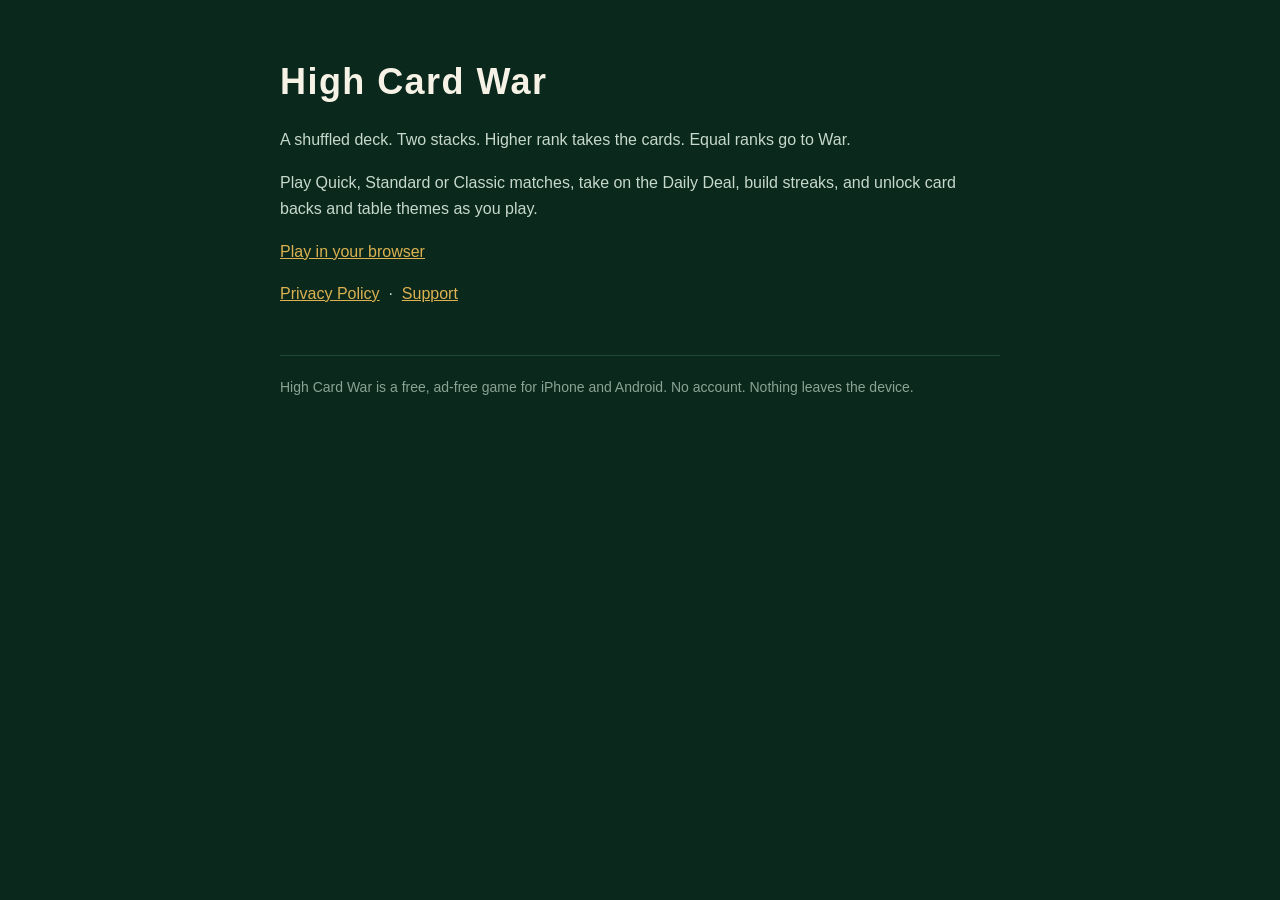
<file: index.html>
<!doctype html>
<html lang="en">
<head>
<meta charset="utf-8">
<meta name="viewport" content="width=device-width, initial-scale=1">
<title>High Card War</title>
<meta name="description" content="High Card War: the classic War card game for iPhone and Android, with quick matches, a Daily Deal, stats and unlockable card backs and tables.">
<style>
  :root { color-scheme: dark; }
  body { margin:0; background:#0A281C; color:#F7F2E6;
    font:16px/1.65 -apple-system, BlinkMacSystemFont, "Segoe UI", Roboto, Helvetica, Arial, sans-serif; }
  .wrap { max-width:720px; margin:0 auto; padding:52px 22px 72px; }
  h1 { font-size:36px; margin:0 0 8px; letter-spacing:0.04em; }
  p { color:#C7D8CC; }
  a { color:#DCB252; }
  footer { margin-top:48px; padding-top:20px; border-top:1px solid #1E4A36; color:#8AA394; font-size:14px; }
</style>
</head>
<body>
<div class="wrap">
  <h1>High Card War</h1>
  <p>A shuffled deck. Two stacks. Higher rank takes the cards. Equal ranks go to War.</p>
  <p>Play Quick, Standard or Classic matches, take on the Daily Deal, build streaks, and unlock card backs and table themes as you play.</p>
  <p><a href="play/">Play in your browser</a></p>
  <p><a href="privacy.html">Privacy Policy</a> &nbsp;&middot;&nbsp; <a href="support.html">Support</a></p>
  <footer>High Card War is a free, ad-free game for iPhone and Android. No account. Nothing leaves the device.</footer>
</div>
</body>
</html>
</file>
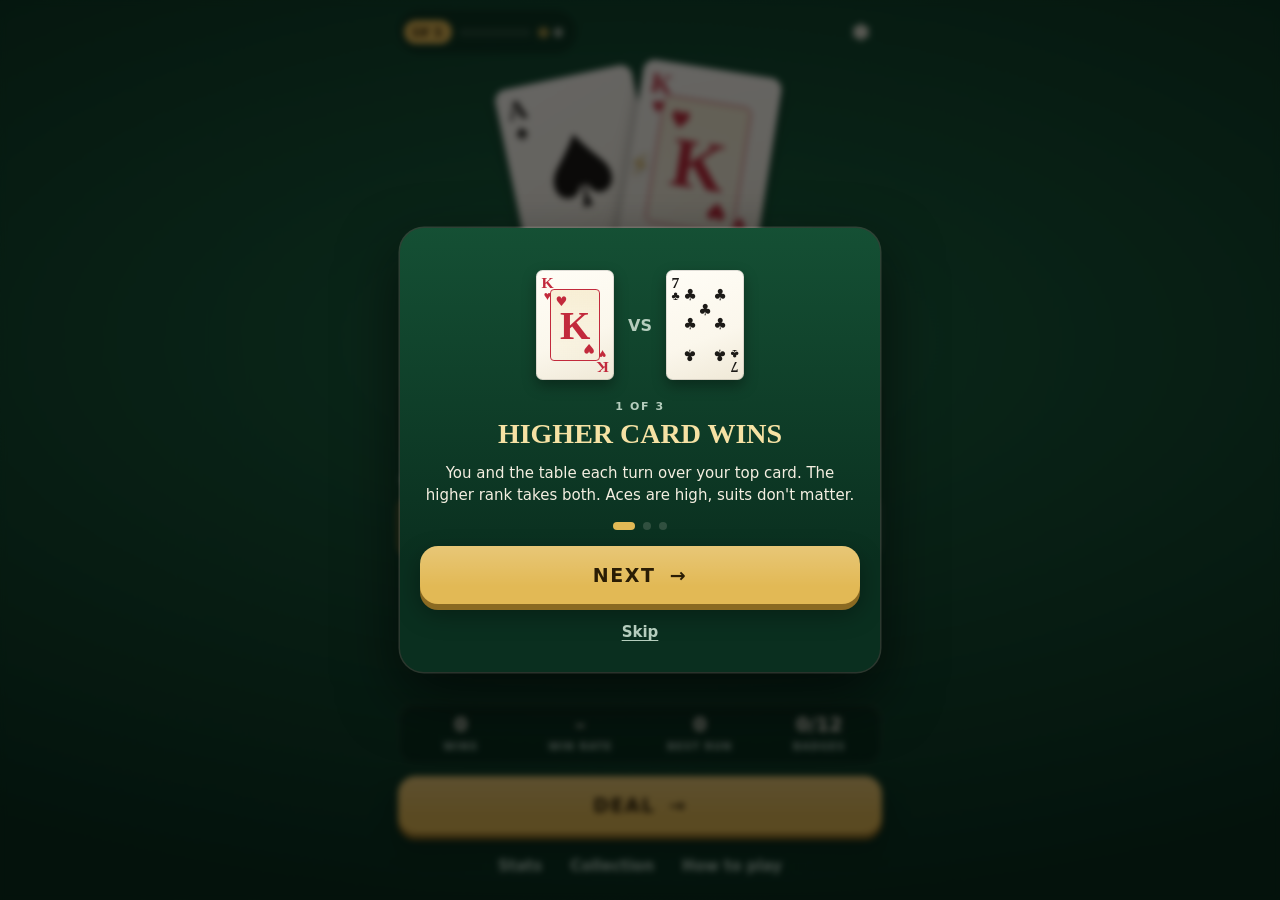
<file: play/index.html>
<!doctype html>
<html lang="en">
<head>
<meta charset="UTF-8">
<meta name="viewport" content="width=device-width,initial-scale=1,viewport-fit=cover,user-scalable=no">
<meta name="theme-color" content="#0b2e1f">
<meta name="description" content="High Card War: the classic card game War with quick matches, a Daily Deal, stats and unlockable card backs and tables.">
<title>High Card War</title>
<link rel="icon" href="./icon.svg">
  <script type="module" crossorigin src="./assets/index-BjV-UAjF.js"></script>
  <link rel="modulepreload" crossorigin href="./assets/dist-Z0lPoSvM.js">
  <link rel="modulepreload" crossorigin href="./assets/definitions-BdWVgBTV.js">
  <link rel="stylesheet" crossorigin href="./assets/index-BgeAIgXL.css">
</head>
<body data-table="green">
<div id="app">

<section id="home" class="screen" aria-labelledby="logo">
  <header class="topbar">
    <button id="level-chip" class="level-chip" aria-label="Your level and chips. Open stats.">
      <b id="level-num">LV 1</b><span class="xpbar" aria-hidden="true"><i id="xp-fill"></i></span><span id="chip-count">0</span>
    </button>
    <button id="settings-open" class="icon-btn" aria-label="Settings">
      <svg viewBox="0 0 24 24" aria-hidden="true"><path d="M12 15.5a3.5 3.5 0 1 0 0-7 3.5 3.5 0 0 0 0 7Zm7.4-2.5a7.6 7.6 0 0 0 0-2l2-1.6-2-3.4-2.4 1a7.4 7.4 0 0 0-1.7-1l-.4-2.5h-4l-.4 2.5a7.4 7.4 0 0 0-1.7 1l-2.4-1-2 3.4 2 1.6a7.6 7.6 0 0 0 0 2l-2 1.6 2 3.4 2.4-1c.5.4 1.1.8 1.7 1l.4 2.5h4l.4-2.5c.6-.2 1.2-.6 1.7-1l2.4 1 2-3.4-2-1.6Z"/></svg>
    </button>
  </header>
  <div class="hero" id="hero" aria-hidden="true"></div>
  <h1 id="logo" class="logo">HIGH CARD <span>WAR</span></h1>
  <p class="tagline">Higher card takes them all. A tie means War.</p>

  <button id="resume" class="resume" hidden><span><b>RESUME MATCH</b><small id="resume-detail"></small></span><em aria-hidden="true">→</em></button>

  <div class="daily" id="daily">
    <div class="daily-head"><span class="label">DAILY DEAL</span><span id="daily-date" class="label"></span></div>
    <div id="daily-body"></div>
  </div>

  <div class="section-label" id="mode-label">MATCH LENGTH</div>
  <div class="modes" role="radiogroup" aria-labelledby="mode-label">
    <button role="radio" data-mode="quick" aria-checked="true"><strong>Quick</strong><small>30 battles</small></button>
    <button role="radio" data-mode="standard" aria-checked="false"><strong>Standard</strong><small>90 battles</small></button>
    <button role="radio" data-mode="classic" aria-checked="false"><strong>Classic</strong><small>Whole deck</small></button>
  </div>
  <p class="mode-detail" id="mode-detail"></p>
  <div class="record" id="record" aria-label="Your record"></div>
  <button id="deal" class="primary">DEAL <span aria-hidden="true">→</span></button>
  <nav class="home-links" aria-label="More">
    <button id="stats-open">Stats</button><button id="collection-open">Collection</button><button id="how-open">How to play</button>
  </nav>
</section>

<section id="game" class="screen" hidden aria-label="Match">
  <header class="game-top">
    <button id="pause" class="icon-btn" aria-label="Pause match"><svg viewBox="0 0 24 24" aria-hidden="true"><rect x="6" y="5" width="4" height="14" rx="1"/><rect x="14" y="5" width="4" height="14" rx="1"/></svg></button>
    <div class="round" id="round"><b id="mode-tag">QUICK</b><span id="battle-tag">BATTLE 0 / 30</span></div>
    <button id="help" class="icon-btn" aria-label="How to play"><svg viewBox="0 0 24 24" aria-hidden="true"><path d="M12 2a10 10 0 1 0 0 20 10 10 0 0 0 0-20Zm0 16.2a1.3 1.3 0 1 1 0-2.6 1.3 1.3 0 0 1 0 2.6Zm1.4-5.4v.6h-2.6v-.9c0-1.6.9-2.2 1.7-2.8.6-.4 1.1-.8 1.1-1.5 0-.8-.7-1.3-1.6-1.3-1 0-1.7.6-1.8 1.6H7.6C7.8 5.6 9.5 4.3 12 4.3c2.4 0 4.2 1.3 4.2 3.4 0 1.5-.9 2.3-1.8 2.9-.6.4-1 .7-1 1.2Z"/></svg></button>
  </header>

  <div class="side opp">
    <div class="pile" id="pile-o" aria-hidden="true"></div>
    <div class="who"><b>TABLE</b><span><strong id="count-o">26</strong> cards</span></div>
    <div class="wars"><span class="label">WARS</span><strong id="wars-tag">0</strong></div>
  </div>
  <div class="meter" id="meter" role="meter" aria-label="Your share of the deck" aria-valuemin="0" aria-valuemax="52" aria-valuenow="26"><i id="meter-fill"></i><span class="mid"></span></div>

  <div class="arena" id="arena" aria-label="Battle area. Tap to play your top card.">
    <div class="slot" id="slot-o"></div>
    <div class="banner" id="banner" aria-hidden="true"></div>
    <div class="slot" id="slot-p"></div>
    <p class="hint" id="hint">Tap PLAY CARD or your deck</p>
  </div>

  <div class="side you">
    <button class="pile" id="pile-p" aria-label="Your deck. Play your top card."></button>
    <div class="who"><b>YOU</b><span><strong id="count-p">26</strong> cards</span></div>
    <div class="streak"><span class="label">STREAK</span><strong id="run-tag">0</strong></div>
  </div>

  <div class="controls">
    <button id="auto" class="toggle" aria-pressed="false" aria-label="Auto-play off"><svg viewBox="0 0 24 24" aria-hidden="true"><path d="M8 5v14l11-7z"/></svg><span>AUTO</span></button>
    <button id="play" class="primary">PLAY CARD</button>
    <button id="speed" class="toggle" aria-label="Speed 1 times"><b id="speed-tag">1×</b><span>SPEED</span></button>
  </div>
  <div id="live" class="sr-only" aria-live="polite" aria-atomic="true"></div>
</section>

<section id="results" class="screen" hidden aria-labelledby="result-title">
  <div class="label" id="result-label">QUICK MATCH</div>
  <h1 id="result-title" class="result-title">YOU WIN</h1>
  <div class="final"><span id="final-p">30</span><i>–</i><span id="final-o">22</span></div>
  <p class="result-line" id="result-line"></p>
  <div class="stat-grid" id="result-stats"></div>
  <div class="panel chips-panel">
    <div class="chips-lines" id="chips-lines"></div>
    <div class="level-row"><b id="result-level">LV 1</b><span class="xpbar big"><i id="result-xp"></i></span><small id="result-next"></small></div>
  </div>
  <div id="rewards" class="rewards"></div>
  <button id="again" class="primary">PLAY AGAIN <span aria-hidden="true">→</span></button>
  <button id="share" class="secondary" hidden>SHARE DAILY RESULT</button>
  <button id="home-btn" class="text-btn wide">Back to the lobby</button>
</section>
</div>

<div id="fx" aria-hidden="true"></div>
<div id="toast" class="toast" role="status" hidden></div>

<dialog tabindex="-1" id="onboard" aria-labelledby="onboard-title">
  <div class="ob-art" id="ob-art" aria-hidden="true"></div>
  <div class="label" id="ob-step">1 OF 3</div>
  <h2 id="onboard-title"></h2>
  <p id="ob-text"></p>
  <div class="dots" id="ob-dots" aria-hidden="true"><i></i><i></i><i></i></div>
  <button id="ob-next" class="primary">NEXT <span aria-hidden="true">→</span></button>
  <button id="ob-skip" class="text-btn wide">Skip</button>
</dialog>

<dialog tabindex="-1" id="how" aria-labelledby="how-title">
  <button class="dialog-close" aria-label="Close how to play">×</button>
  <div class="label">THE RULES OF WAR</div>
  <h2 id="how-title">HIGHER CARD TAKES THEM ALL.</h2>
  <ol class="rules">
    <li><b>Each battle,</b> you and the table turn over your top card.</li>
    <li><b>Higher rank wins</b> both cards, which go to the bottom of the winner's deck. Aces are high. Suits don't matter.</li>
    <li><b>A tie means War.</b> Each side lays one card face down, then one face up. The higher face-up card takes the whole pile. Another tie means another War.</li>
    <li><b>Can't finish a War?</b> If you run out of cards mid-War, you lose the match.</li>
  </ol>
  <h3>Match lengths</h3>
  <p><b>Quick</b> and <b>Standard</b> end after 30 or 90 battles: most cards wins, and a 26–26 tie plays one sudden-death battle. <b>Classic</b> is traditional War: play until one side holds all 52.</p>
  <h3>Daily Deal</h3>
  <p>Three shuffled hands, the same for everyone today. Pick one and play a Quick match. Your first result each day counts toward your daily streak.</p>
  <h3>Chips and unlocks</h3>
  <p>Earn chips for battles, Wars and matches. Chips raise your level, and levels and achievements unlock card backs and tables.</p>
  <button class="primary dialog-done">GOT IT <span aria-hidden="true">→</span></button>
</dialog>

<dialog tabindex="-1" id="settings" aria-labelledby="settings-title">
  <button class="dialog-close" aria-label="Close settings">×</button>
  <div class="label">HOUSE RULES</div>
  <h2 id="settings-title">SETTINGS</h2>
  <label class="setting">Sound effects<input id="set-sound" type="checkbox" checked></label>
  <label class="setting">Haptics<input id="set-haptics" type="checkbox" checked></label>
  <label class="setting">Reduce motion<input id="set-motion" type="checkbox"></label>
  <div class="setting col"><span id="war-rule-label">War rule</span>
    <div class="seg" role="radiogroup" aria-labelledby="war-rule-label">
      <button role="radio" data-war="1" aria-checked="true">1 card down</button><button role="radio" data-war="3" aria-checked="false">3 cards down</button>
    </div>
    <small>Applies to new Quick, Standard and Classic matches. The Daily Deal always uses 1 card down.</small>
  </div>
  <p class="fine">Progress stays on this device. No account, ads, tracking or purchases.</p>
  <button id="reset" class="text-btn">Reset all progress</button>
  <div id="reset-confirm" class="confirm" hidden><p>Erase your level, stats, unlocks and streaks on this device?</p><button id="reset-yes" class="danger">YES, ERASE</button><button id="reset-no" class="text-btn">Keep my progress</button></div>
  <button id="replay-intro" class="text-btn">Replay the introduction</button>
  <a href="https://ghfont1.github.io/highcardwar-site/privacy.html" target="_blank" rel="noopener">Privacy policy &amp; support</a>
  <small class="version">Version 1.0.0</small>
</dialog>

<dialog tabindex="-1" id="stats" aria-labelledby="stats-title">
  <button class="dialog-close" aria-label="Close stats">×</button>
  <div class="label">YOUR RECORD</div>
  <h2 id="stats-title">STATS</h2>
  <div class="stat-grid" id="stats-grid"></div>
  <h3>By match length</h3>
  <div class="mode-rows" id="mode-rows"></div>
  <h3>Achievements <small id="ach-count"></small></h3>
  <ul class="achievements" id="ach-list"></ul>
</dialog>

<dialog tabindex="-1" id="collection" aria-labelledby="collection-title">
  <button class="dialog-close" aria-label="Close collection">×</button>
  <div class="label">EARNED AT THE TABLE</div>
  <h2 id="collection-title">COLLECTION</h2>
  <h3>Card backs</h3>
  <div class="swatches" id="back-list"></div>
  <h3>Tables</h3>
  <div class="swatches" id="table-list"></div>
</dialog>

<dialog tabindex="-1" id="pause-dialog" aria-labelledby="pause-title">
  <div class="label">TIMEOUT</div>
  <h2 id="pause-title">MATCH PAUSED</h2>
  <p id="pause-detail"></p>
  <button id="resume-btn" class="primary">RESUME <span aria-hidden="true">→</span></button>
  <button id="restart-btn" class="secondary">NEW DEAL</button>
  <button id="quit-btn" class="text-btn wide">Save and return to the lobby</button>
</dialog>

<dialog tabindex="-1" id="hand-pick" aria-labelledby="hand-title">
  <button class="dialog-close" aria-label="Close daily deal">×</button>
  <div class="label" id="hand-date">DAILY DEAL</div>
  <h2 id="hand-title">PICK YOUR HAND</h2>
  <p>Three shuffled hands, the same three for everyone today. Choose one. Quick match, 30 battles.</p>
  <div class="hands" id="hands"></div>
</dialog>

</body>
</html>
</file>
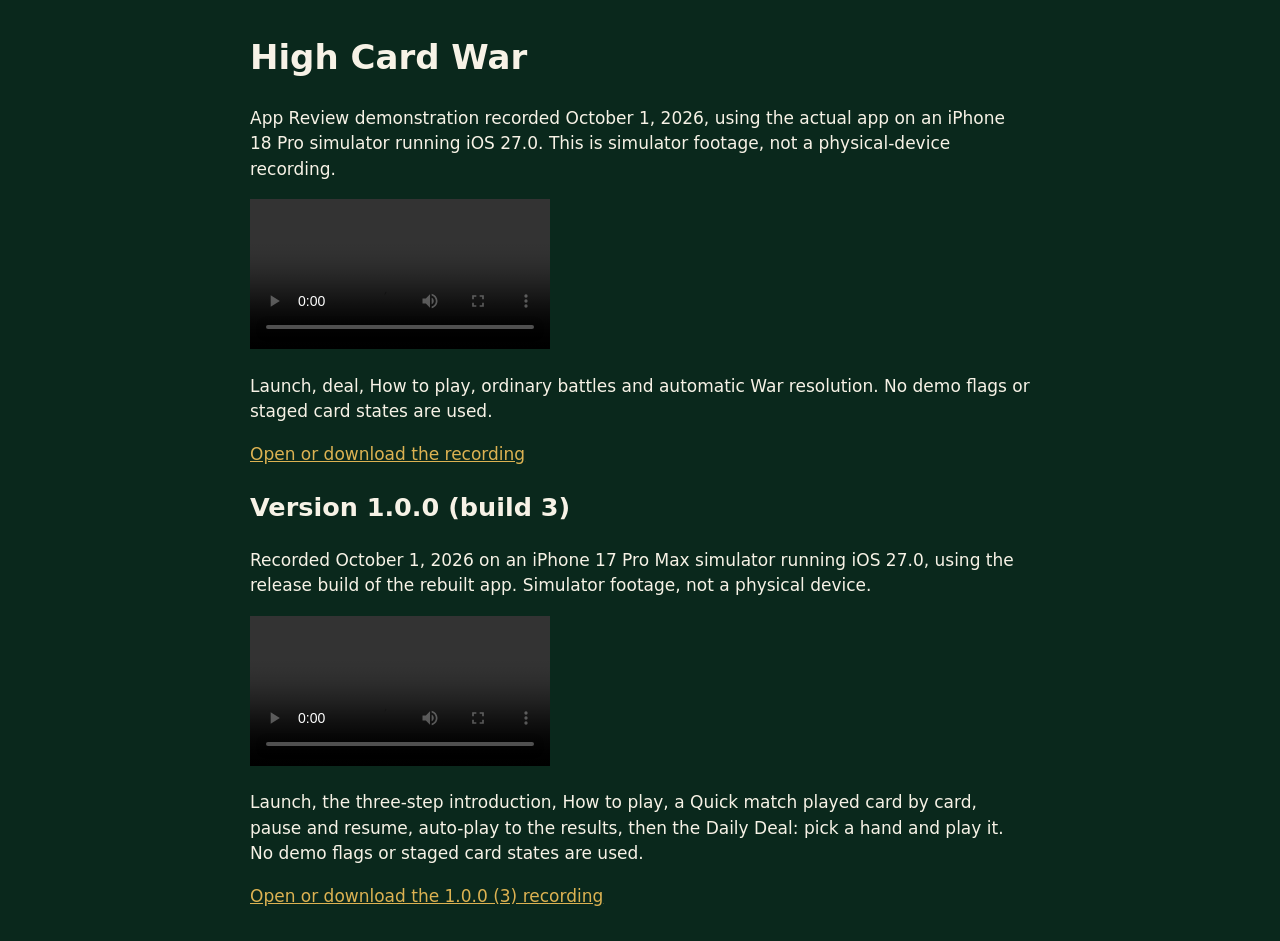
<file: review/index.html>
<!doctype html>
<html lang="en"><head><meta charset="utf-8"><meta name="viewport" content="width=device-width, initial-scale=1"><title>High Card War Review Demonstration</title>
<style>body{max-width:780px;margin:32px auto;padding:0 20px;font:17px/1.5 system-ui;background:#0a281c;color:#f7f2e6}a{color:#dcb252}video{max-width:100%;max-height:80vh}</style></head>
<body><h1>High Card War</h1><p>App Review demonstration recorded October 1, 2026, using the actual app on an iPhone 18 Pro simulator running iOS 27.0. This is simulator footage, not a physical-device recording.</p>
<video controls playsinline preload="metadata" src="highcardwar-demo-2026-10-01.mp4"></video>
<p>Launch, deal, How to play, ordinary battles and automatic War resolution. No demo flags or staged card states are used.</p>
<p><a href="highcardwar-demo-2026-10-01.mp4">Open or download the recording</a></p><h2>Version 1.0.0 (build 3)</h2><p>Recorded October 1, 2026 on an iPhone 17 Pro Max simulator running iOS 27.0, using the release build of the rebuilt app. Simulator footage, not a physical device.</p>
<video controls playsinline preload="metadata" src="highcardwar-demo-1.0.0-3.mp4"></video>
<p>Launch, the three-step introduction, How to play, a Quick match played card by card, pause and resume, auto-play to the results, then the Daily Deal: pick a hand and play it. No demo flags or staged card states are used.</p>
<p><a href="highcardwar-demo-1.0.0-3.mp4">Open or download the 1.0.0 (3) recording</a></p></body></html>
</file>
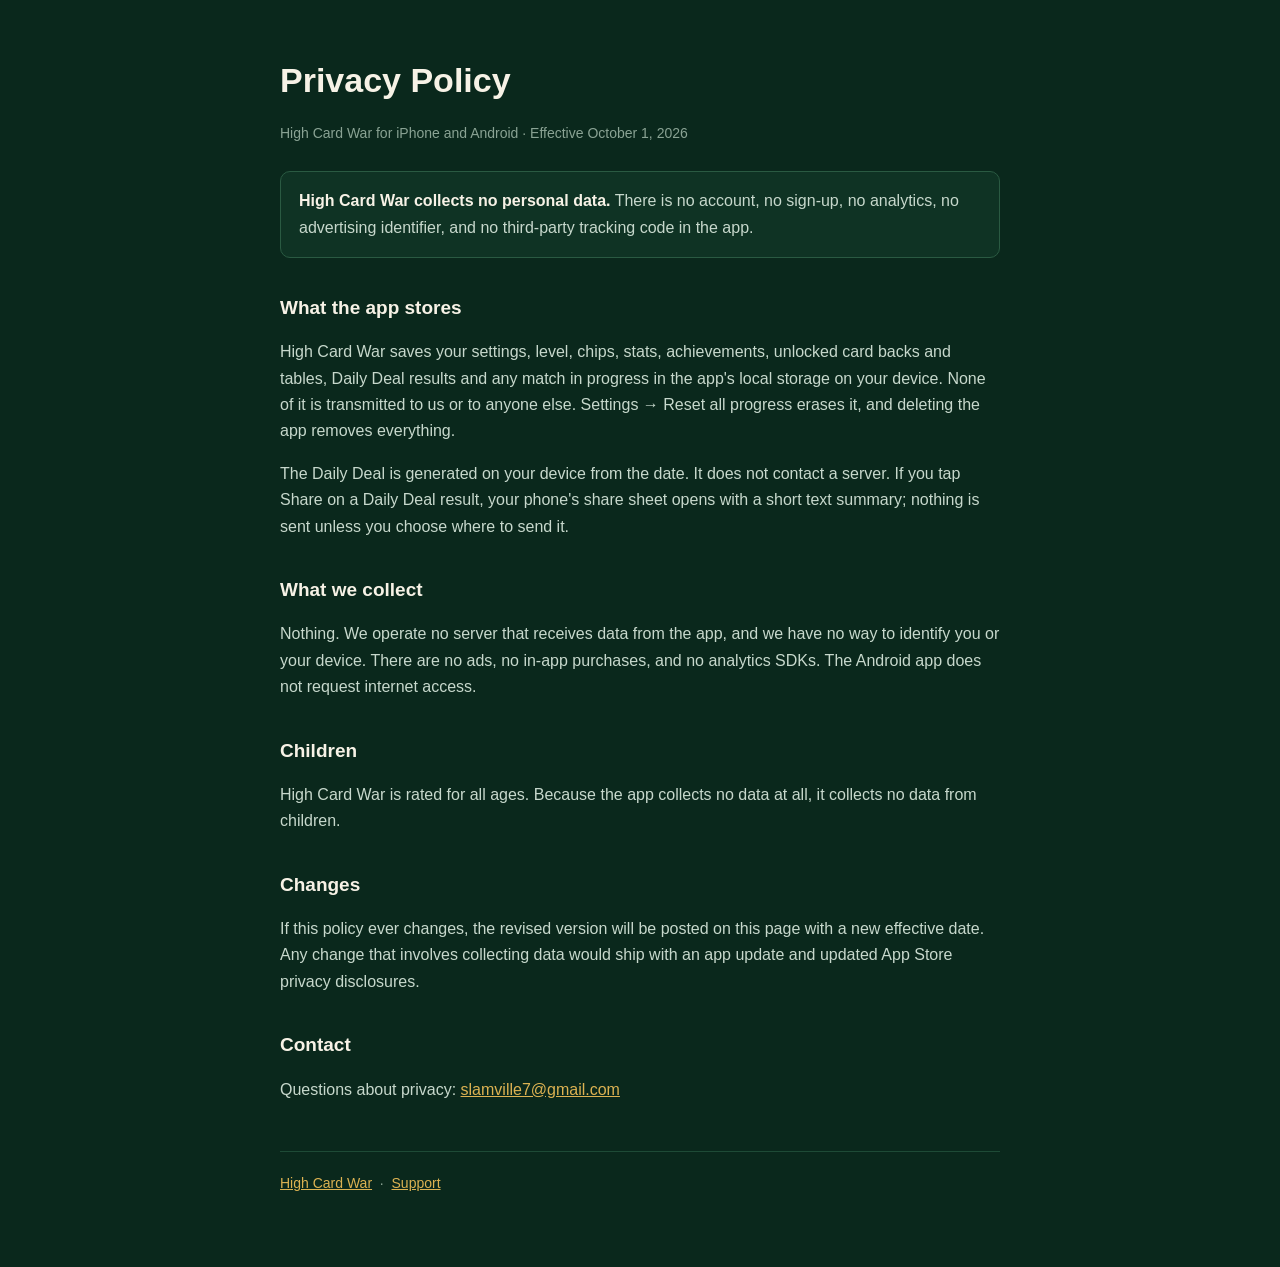
<file: privacy.html>
<!doctype html>
<html lang="en">
<head>
<meta charset="utf-8">
<meta name="viewport" content="width=device-width, initial-scale=1">
<title>High Card War Privacy Policy</title>
<meta name="description" content="High Card War collects no personal data. Everything the game stores stays on your device.">
<style>
  :root { color-scheme: dark; }
  body { margin:0; background:#0A281C; color:#F7F2E6;
    font:16px/1.65 -apple-system, BlinkMacSystemFont, "Segoe UI", Roboto, Helvetica, Arial, sans-serif; }
  .wrap { max-width:720px; margin:0 auto; padding:52px 22px 72px; }
  h1 { font-size:34px; margin:0 0 6px; }
  h2 { font-size:19px; margin:34px 0 8px; }
  p, li { color:#C7D8CC; }
  .date { color:#8AA394; font-size:14px; margin-bottom:26px; }
  .big { background:#0F3324; border:1px solid #2A5A42; border-radius:10px; padding:16px 18px; margin:22px 0; }
  .big strong { color:#F7F2E6; }
  a { color:#DCB252; }
  footer { margin-top:48px; padding-top:20px; border-top:1px solid #1E4A36; color:#8AA394; font-size:14px; }
</style>
</head>
<body>
<div class="wrap">
  <h1>Privacy Policy</h1>
  <p class="date">High Card War for iPhone and Android &middot; Effective October 1, 2026</p>

  <div class="big">
    <p style="margin:0"><strong>High Card War collects no personal data.</strong> There is no account, no sign-up,
    no analytics, no advertising identifier, and no third-party tracking code in the app.</p>
  </div>

  <h2>What the app stores</h2>
  <p>High Card War saves your settings, level, chips, stats, achievements, unlocked card backs and tables,
  Daily Deal results and any match in progress in the app's local storage on your device. None of it is
  transmitted to us or to anyone else. Settings &rarr; Reset all progress erases it, and deleting the app removes everything.</p>
  <p>The Daily Deal is generated on your device from the date. It does not contact a server.
  If you tap Share on a Daily Deal result, your phone's share sheet opens with a short text summary;
  nothing is sent unless you choose where to send it.</p>

  <h2>What we collect</h2>
  <p>Nothing. We operate no server that receives data from the app, and we have no way to identify you
  or your device. There are no ads, no in-app purchases, and no analytics SDKs. The Android app does not request internet access.</p>

  <h2>Children</h2>
  <p>High Card War is rated for all ages. Because the app collects no data at all, it collects no data from children.</p>

  <h2>Changes</h2>
  <p>If this policy ever changes, the revised version will be posted on this page with a new effective
  date. Any change that involves collecting data would ship with an app update and updated App Store
  privacy disclosures.</p>

  <h2>Contact</h2>
  <p>Questions about privacy: <a href="mailto:slamville7@gmail.com">slamville7@gmail.com</a></p>

  <footer><a href="index.html">High Card War</a> &nbsp;&middot;&nbsp; <a href="support.html">Support</a></footer>
</div>
</body>
</html>
</file>
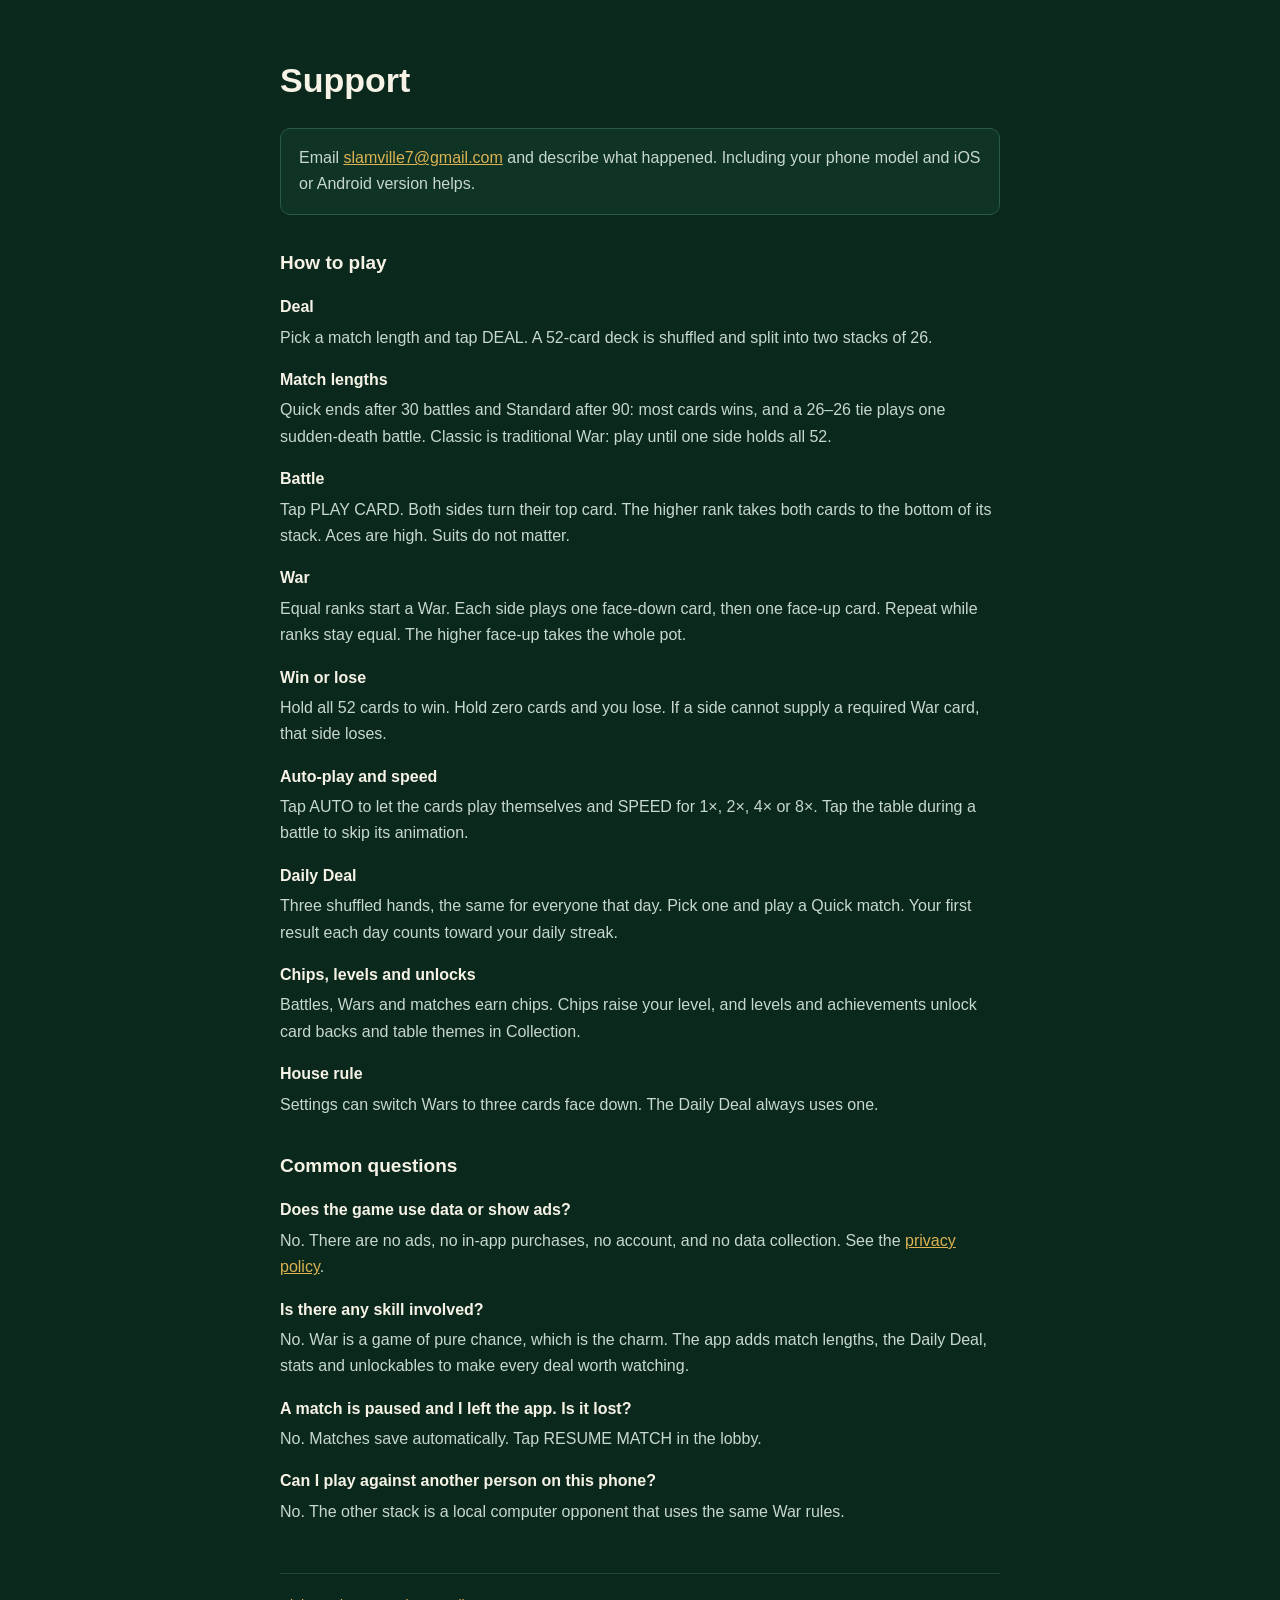
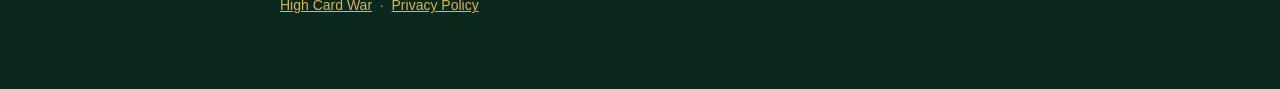
<file: support.html>
<!doctype html>
<html lang="en">
<head>
<meta charset="utf-8">
<meta name="viewport" content="width=device-width, initial-scale=1">
<title>High Card War Support</title>
<meta name="description" content="Support and contact for High Card War, the higher-card War game.">
<style>
  :root { color-scheme: dark; }
  body { margin:0; background:#0A281C; color:#F7F2E6;
    font:16px/1.65 -apple-system, BlinkMacSystemFont, "Segoe UI", Roboto, Helvetica, Arial, sans-serif; }
  .wrap { max-width:720px; margin:0 auto; padding:52px 22px 72px; }
  h1 { font-size:34px; margin:0 0 18px; }
  h2 { font-size:19px; margin:32px 0 8px; }
  p, li { color:#C7D8CC; }
  .box { background:#0F3324; border:1px solid #2A5A42; border-radius:10px; padding:16px 18px; margin:20px 0; }
  a { color:#DCB252; }
  dt { font-weight:700; margin-top:16px; color:#F7F2E6; }
  dd { margin:4px 0 0; color:#C7D8CC; }
  footer { margin-top:48px; padding-top:20px; border-top:1px solid #1E4A36; color:#8AA394; font-size:14px; }
</style>
</head>
<body>
<div class="wrap">
  <h1>Support</h1>
  <div class="box">
    <p style="margin:0">Email <a href="mailto:slamville7@gmail.com">slamville7@gmail.com</a> and describe what happened.
    Including your phone model and iOS or Android version helps.</p>
  </div>

  <h2>How to play</h2>
  <dl>
    <dt>Deal</dt><dd>Pick a match length and tap DEAL. A 52-card deck is shuffled and split into two stacks of 26.</dd>
    <dt>Match lengths</dt><dd>Quick ends after 30 battles and Standard after 90: most cards wins, and a 26&ndash;26 tie plays one sudden-death battle. Classic is traditional War: play until one side holds all 52.</dd>
    <dt>Battle</dt><dd>Tap PLAY CARD. Both sides turn their top card. The higher rank takes both cards to the bottom of its stack. Aces are high. Suits do not matter.</dd>
    <dt>War</dt><dd>Equal ranks start a War. Each side plays one face-down card, then one face-up card. Repeat while ranks stay equal. The higher face-up takes the whole pot.</dd>
    <dt>Win or lose</dt><dd>Hold all 52 cards to win. Hold zero cards and you lose. If a side cannot supply a required War card, that side loses.</dd>
    <dt>Auto-play and speed</dt><dd>Tap AUTO to let the cards play themselves and SPEED for 1&times;, 2&times;, 4&times; or 8&times;. Tap the table during a battle to skip its animation.</dd>
    <dt>Daily Deal</dt><dd>Three shuffled hands, the same for everyone that day. Pick one and play a Quick match. Your first result each day counts toward your daily streak.</dd>
    <dt>Chips, levels and unlocks</dt><dd>Battles, Wars and matches earn chips. Chips raise your level, and levels and achievements unlock card backs and table themes in Collection.</dd>
    <dt>House rule</dt><dd>Settings can switch Wars to three cards face down. The Daily Deal always uses one.</dd>
  </dl>

  <h2>Common questions</h2>
  <dl>
    <dt>Does the game use data or show ads?</dt><dd>No. There are no ads, no in-app purchases, no account, and no data collection. See the <a href="privacy.html">privacy policy</a>.</dd>
    <dt>Is there any skill involved?</dt><dd>No. War is a game of pure chance, which is the charm. The app adds match lengths, the Daily Deal, stats and unlockables to make every deal worth watching.</dd>
    <dt>A match is paused and I left the app. Is it lost?</dt><dd>No. Matches save automatically. Tap RESUME MATCH in the lobby.</dd>
    <dt>Can I play against another person on this phone?</dt><dd>No. The other stack is a local computer opponent that uses the same War rules.</dd>
  </dl>

  <footer><a href="index.html">High Card War</a> &nbsp;&middot;&nbsp; <a href="privacy.html">Privacy Policy</a></footer>
</div>
</body>
</html>
</file>
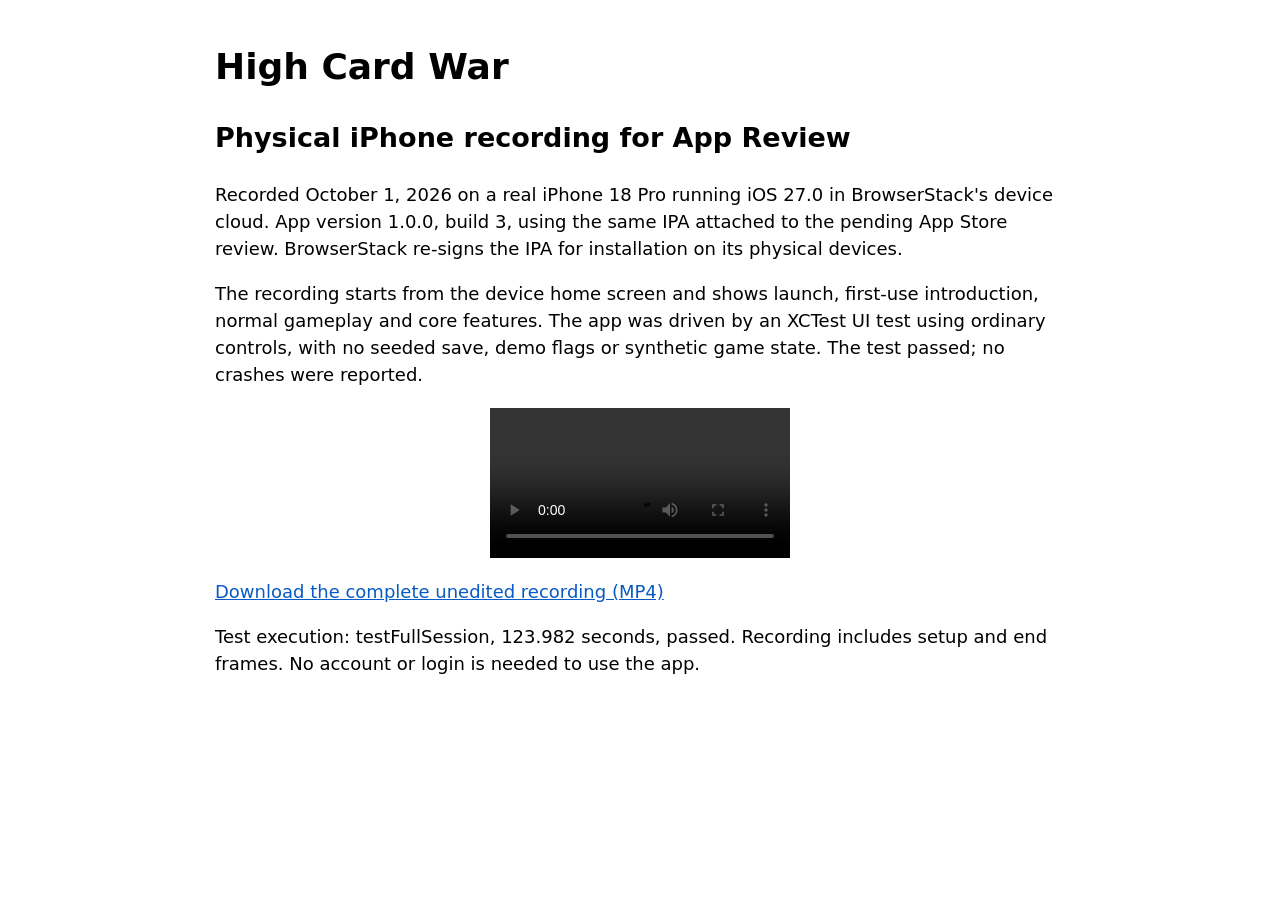
<file: review/physical-device.html>
<!doctype html><html lang="en"><meta charset="utf-8"><meta name="viewport" content="width=device-width,initial-scale=1"><title>High Card War — Physical iPhone recording</title><style>body{font:18px system-ui;max-width:850px;margin:40px auto;padding:0 20px;line-height:1.5}video{display:block;max-height:80vh;max-width:100%;margin:20px auto}a{color:#075bc2}</style><h1>High Card War</h1><h2>Physical iPhone recording for App Review</h2><p>Recorded October 1, 2026 on a real iPhone 18 Pro running iOS 27.0 in BrowserStack's device cloud. App version 1.0.0, build 3, using the same IPA attached to the pending App Store review. BrowserStack re-signs the IPA for installation on its physical devices.</p><p>The recording starts from the device home screen and shows launch, first-use introduction, normal gameplay and core features. The app was driven by an XCTest UI test using ordinary controls, with no seeded save, demo flags or synthetic game state. The test passed; no crashes were reported.</p><video controls playsinline preload="metadata" src="highcardwar-physical-1.0.0-build3-2026-10-01.mp4"></video><p><a href="highcardwar-physical-1.0.0-build3-2026-10-01.mp4">Download the complete unedited recording (MP4)</a></p><p>Test execution: testFullSession, 123.982 seconds, passed. Recording includes setup and end frames. No account or login is needed to use the app.</p></html>
</file>
<file: play/assets/index-BgeAIgXL.css>
:root{--lightningcss-light: ;--lightningcss-dark:initial;color-scheme:dark;--sans:ui-rounded, "SF Pro Rounded", "Avenir Next", system-ui, -apple-system, "Segoe UI", Roboto, sans-serif;--serif:ui-serif, "New York", "Iowan Old Style", Georgia, "Times New Roman", serif;--gold:#e2b955;--gold2:#f6e2a4;--cream:#fbf7ec;--red:#c22a3c;--black:#1c1a17;--cw:104px;--ch:calc(var(--cw) * 1.4);--radius:18px;--ease:cubic-bezier(.2, .8, .2, 1);--accent-lo:#8a6a22;--accent-glow:#e2b955b3;--track:#ffffff24;--track2:#ffffff3d}body[data-table=green]{--felt1:#1d6a45;--felt2:#0a2f1f;--ink:#f4efe1;--muted:#b5cdbd;--panel:#00000038;--panel2:#ffffff12;--line:#f4efe129;--accent:var(--gold);--accent-ink:#2a1d05;--bar:#0b2e1f}body[data-table=midnight]{--felt1:#1e3d78;--felt2:#08142e;--ink:#eef2fb;--muted:#aebbd8;--panel:#00000040;--panel2:#ffffff12;--line:#eef2fb29;--accent:#f0c35a;--accent-ink:#2a1d05;--bar:#0a1834}body[data-table=burgundy]{--felt1:#7a1f33;--felt2:#2a0911;--ink:#fbeef0;--muted:#e1b8bf;--panel:#00000040;--panel2:#ffffff12;--line:#fbeef029;--accent:#efc566;--accent-ink:#2a1d05;--bar:#2d0a13}body[data-table=ivory]{--lightningcss-light:initial;--lightningcss-dark: ;color-scheme:light;--felt1:#f7f1e3;--felt2:#e3d6b8;--ink:#2a2116;--muted:#6d5d45;--panel:#543e1814;--panel2:#543e180f;--line:#2a21162e;--accent:#8c2a1c;--accent-ink:#fff7ea;--gold:#9c6b12;--gold2:#7a4f06;--bar:#e8dcc0;--accent-lo:#561208;--accent-glow:#8c2a1c73;--track:#2a211621;--track2:#2a211640}body[data-table=teal]{--felt1:#14706d;--felt2:#052a2a;--ink:#eafaf7;--muted:#a9d4cd;--panel:#00000038;--panel2:#ffffff12;--line:#eafaf729;--accent:#f5c860;--accent-ink:#2a1d05;--bar:#062e2d}body[data-table=obsidian]{--felt1:#34343a;--felt2:#0b0b0d;--ink:#f6f1e4;--muted:#b9b2a1;--panel:#0000004d;--panel2:#ffffff0f;--line:#e2b95547;--accent:#e2b955;--accent-ink:#1d1404;--bar:#0d0d0f}*{box-sizing:border-box}[hidden]{display:none!important}html,body{overscroll-behavior:none;height:100%;margin:0}body{font-family:var(--sans);color:var(--ink);background:var(--felt2);background-image:radial-gradient(120% 80% at 50% 38%, var(--felt1) 0%, var(--felt2) 78%);-webkit-font-smoothing:antialiased;-webkit-user-select:none;user-select:none;-webkit-touch-callout:none;font-synthesis:none;background-attachment:fixed}body:before{content:"";pointer-events:none;opacity:.18;mix-blend-mode:overlay;background-image:repeating-radial-gradient(circle at 17% 23%,#ffffff14 0 1px,#0000 1px 3px),repeating-radial-gradient(circle at 71% 67%,#0000001f 0 1px,#0000 1px 4px);position:fixed;inset:0}button,a,input{-webkit-tap-highlight-color:transparent}button{font:inherit;color:inherit;cursor:pointer;background:0 0;border:0;padding:0}:is(button:focus-visible,a:focus-visible,input:focus-visible){outline:3px solid var(--accent);outline-offset:3px}a{color:var(--accent)}.sr-only{clip:rect(0 0 0 0);white-space:nowrap;width:1px;height:1px;position:absolute;overflow:hidden}#app{max-width:520px;height:100dvh;min-height:100dvh;padding:calc(env(safe-area-inset-top) + 8px) 18px calc(env(safe-area-inset-bottom) + 12px);flex-direction:column;margin:0 auto;display:flex;position:relative}.screen{flex-direction:column;flex:1;min-height:0;display:flex}.label{letter-spacing:1.6px;color:var(--muted);text-transform:uppercase;font-size:11px;font-weight:800}.section-label{letter-spacing:1.6px;color:var(--muted);margin:14px 2px 8px;font-size:11px;font-weight:800}.icon-btn{border-radius:14px;flex:none;place-items:center;width:44px;height:44px;display:grid}.icon-btn svg{width:24px;height:24px;fill:var(--ink);opacity:.9}.primary{background:linear-gradient(180deg, #fff3, #fff0 70%), var(--accent);min-height:58px;color:var(--accent-ink);letter-spacing:1.6px;box-shadow:0 6px 0 var(--accent-lo), 0 10px 24px #00000059;border-radius:18px;width:100%;font-size:19px;font-weight:900;transition:transform 80ms,box-shadow 80ms}.primary:active{box-shadow:0 2px 0 var(--accent-lo), 0 4px 12px #0000004d;transform:translateY(4px)}.primary span{margin-left:6px}.secondary{border:2px solid var(--line);letter-spacing:1.2px;background:var(--panel2);border-radius:16px;width:100%;min-height:52px;margin-top:12px;font-weight:800}.text-btn{min-height:44px;color:var(--muted);text-underline-offset:3px;padding:0 10px;font-size:15px;font-weight:700;text-decoration:underline}.text-btn.wide{width:100%;margin-top:6px}.danger{color:#fff;letter-spacing:1px;background:#b8323f;border-radius:14px;width:100%;min-height:50px;padding:0 18px;font-weight:900}.topbar{flex:none;justify-content:space-between;align-items:center;height:48px;display:flex}.level-chip{background:var(--panel);border-radius:22px;align-items:center;gap:8px;min-height:44px;padding:0 14px 0 6px;font-size:13px;font-weight:800;display:flex}.level-chip b{background:var(--accent);color:var(--accent-ink);letter-spacing:.5px;border-radius:16px;padding:5px 9px;font-size:12px}.level-chip #chip-count:before{content:"";vertical-align:-1px;background:radial-gradient(circle, var(--accent) 0 35%, transparent 36% 52%, var(--accent) 53%);border-radius:50%;width:11px;height:11px;margin-right:5px;display:inline-block}.xpbar{background:var(--panel2);width:70px;height:7px;box-shadow:inset 0 0 0 1px var(--line);border-radius:4px;position:relative;overflow:hidden}.xpbar i{background:var(--accent);width:0;transition:width .8s var(--ease);border-radius:4px;position:absolute;inset:0 auto 0 0}.xpbar.big{flex:1;width:auto;height:10px}.hero{flex:none;height:clamp(120px,25dvh,250px);margin-top:4px;position:relative}.hero .card{--cw:clamp(78px, 15.5dvh, 150px);position:absolute;top:50%;left:50%}.hero .card:first-child{transform:translate(-92%,-50%)rotate(-12deg)}.hero .card:nth-child(2){transform:translate(-8%,-54%)rotate(9deg)}.hero .spark{color:var(--accent);text-shadow:0 2px 8px #0006;z-index:3;font-size:30px;position:absolute;top:46%;left:50%;transform:translate(-50%,-50%)}.logo{font-family:var(--serif);text-align:center;letter-spacing:.5px;color:var(--gold2);text-shadow:0 2px #00000040;margin:8px 0 4px;font-size:clamp(34px,10vw,46px);font-weight:900;line-height:1}.logo span{color:var(--accent)}.tagline{text-align:center;color:var(--muted);margin:2px 0 10px;font-size:15px}.resume{text-align:left;background:var(--panel);min-height:60px;box-shadow:inset 0 0 0 2px var(--accent);border-radius:16px;justify-content:space-between;align-items:center;margin-bottom:10px;padding:10px 16px;display:flex}.resume b{letter-spacing:1.2px;color:var(--accent);font-size:14px;display:block}.resume small{color:var(--muted);font-size:13px}.resume em{color:var(--accent);font-size:22px;font-style:normal}.daily{border-radius:var(--radius);background:var(--panel);box-shadow:inset 0 0 0 1px var(--line);padding:12px 14px}.daily-head{justify-content:space-between;margin-bottom:6px;display:flex}.daily-row{align-items:center;gap:12px;display:flex}.daily-row p{flex:1;margin:0;font-size:14px;line-height:1.3}.daily-row p b{font-size:16px;display:block}.daily-row button{letter-spacing:1px;background:var(--accent);min-width:88px;min-height:44px;color:var(--accent-ink);border-radius:14px;padding:0 14px;font-weight:900}.daily-row button.ghost{background:var(--panel2);color:var(--ink);box-shadow:inset 0 0 0 1.5px var(--line)}.flame{color:var(--accent);font-weight:900}.modes{grid-template-columns:repeat(3,1fr);gap:8px;display:grid}.modes button{background:var(--panel2);min-height:64px;box-shadow:inset 0 0 0 1.5px var(--line);border-radius:16px;flex-direction:column;justify-content:center;align-items:center;gap:2px;display:flex}.modes button strong{font-size:16px}.modes button small{color:var(--muted);font-size:12px}.modes button[aria-checked=true]{background:var(--panel);box-shadow:inset 0 0 0 2.5px var(--accent)}.modes button[aria-checked=true] strong{color:var(--accent)}.mode-detail{text-align:center;color:var(--muted);min-height:17px;margin:8px 0 12px;font-size:13px}.home-links{justify-content:center;gap:4px;margin-top:10px;display:flex}.home-links button{min-height:44px;color:var(--muted);padding:0 12px;font-size:15px;font-weight:800}#home .primary{margin-top:12px}.record{background:var(--panel);box-shadow:inset 0 0 0 1px var(--line);border-radius:16px;flex:none;grid-template-columns:repeat(4,1fr);gap:6px;margin-top:auto;padding:10px 6px;display:grid}.record div{text-align:center;line-height:1.15}.record strong{font-variant-numeric:tabular-nums;font-size:19px;display:block}.record small{letter-spacing:1.1px;color:var(--muted);font-size:10px;font-weight:800}#home .daily,#home .modes{flex:none}.card{width:var(--cw);height:calc(var(--cw) * 1.4);perspective:900px;flex:none}.card .inner{width:100%;height:100%;transform-style:preserve-3d;transition:transform .32s var(--ease);position:relative}.card.down .inner{transform:rotateY(180deg)}.card .face,.card .back{border-radius:calc(var(--cw) * .085);-webkit-backface-visibility:hidden;backface-visibility:hidden;position:absolute;inset:0;box-shadow:0 1px #00000014,0 6px 14px #00000059}.card .back{transform:rotateY(180deg)}.card .face{background:linear-gradient(160deg, #fffdf6, var(--cream) 60%, #efe8d6);color:var(--black);overflow:hidden;box-shadow:inset 0 0 0 1px #0000001f,0 6px 14px #00000059}.card .face.red{color:var(--red)}.corner{line-height:.9;font-family:var(--serif);font-weight:800;font-size:calc(var(--cw) * .2);letter-spacing:-.5px;flex-direction:column;align-items:center;display:flex;position:absolute}.corner i{font-style:normal;font-size:calc(var(--cw) * .16);margin-top:1px}.corner.tl{top:5%;left:7%}.corner.br{bottom:5%;right:7%;transform:rotate(180deg)}.pips{position:absolute;inset:15% 20%}.pip{font-size:calc(var(--cw) * .2);line-height:1;position:absolute;transform:translate(-50%,-50%)}.pip.flip{transform:translate(-50%,-50%)rotate(180deg)}.ace{font-size:calc(var(--cw) * .58);place-items:center;line-height:1;display:grid;position:absolute;inset:0}.ace.S{font-size:calc(var(--cw) * .72);filter:drop-shadow(0 2px #00000014)}.court{border-radius:calc(var(--cw) * .05);background:linear-gradient(#e2b9552e,#e2b9550a);border:1.5px solid;place-items:center;display:grid;position:absolute;inset:17% 18%}.court b{font-family:var(--serif);font-size:calc(var(--cw) * .5);line-height:1}.court i{font-style:normal;font-size:calc(var(--cw) * .17);position:absolute}.court i:first-of-type{top:6%;left:9%}.court i:last-of-type{bottom:6%;right:9%;transform:rotate(180deg)}.back{overflow:hidden}.back:after{content:"";border-radius:calc(var(--cw) * .05);border:calc(var(--cw) * .018 + .5px) solid #ffe6aab3;position:absolute;inset:6%}.back:before{content:"W";font-family:var(--serif);font-weight:900;font-size:calc(var(--cw) * .3);color:#ffecbee6;text-shadow:0 1px 2px #0006;z-index:1;place-items:center;display:grid;position:absolute;inset:0}.b-crimson{background:repeating-linear-gradient(45deg,#ffffff21 0 1.5px,#0000 1.5px 9px),repeating-linear-gradient(-45deg,#ffffff21 0 1.5px,#0000 1.5px 9px),linear-gradient(160deg,#8b1a2f,#561020)}.b-navy{background:repeating-linear-gradient(45deg,#ffffff1f 0 1.5px,#0000 1.5px 9px),repeating-linear-gradient(-45deg,#ffffff1f 0 1.5px,#0000 1.5px 9px),linear-gradient(160deg,#1f3f86,#0d1d48)}.b-emerald{background:radial-gradient(circle,#0000 0 5px,#ffffff24 5px 6.5px,#0000 6.5px) 0 0/14px 14px,linear-gradient(160deg,#137a52,#08402a)}.b-sunburst{background:repeating-conic-gradient(from 0deg at 50% 50%, #f4a531 0 10deg, #d9561f 10deg 20deg)}.b-sunburst:before{color:#fff4d6}.b-deco{background:linear-gradient(135deg,#0000 0 40%,#e2b95559 40% 44%,#0000 44% 56%,#e2b95559 56% 60%,#0000 60%) 0 0/22px 22px,linear-gradient(45deg,#0000 0 40%,#e2b95559 40% 44%,#0000 44% 56%,#e2b95559 56% 60%,#0000 60%) 0 0/22px 22px,#15130f}.b-midnight{background:radial-gradient(circle at 20% 30%,#fff 0 1px,#0000 1.5px) 0 0/17px 19px,radial-gradient(circle at 70% 60%,#ffffffb3 0 .8px,#0000 1.3px) 0 0/23px 13px,linear-gradient(170deg,#2b1b5e,#0d0a24)}.b-ember{background:radial-gradient(at 50% 110%,#ffd166 0 18%,#f77f00 35%,#c1121f 62%,#3d0a0a 100%)}.b-ember:before{content:"♦"}.b-royal{background:repeating-linear-gradient(90deg,#ffd77829 0 2px,#0000 2px 10px),linear-gradient(160deg,#5a1f86,#250b3d)}.b-royal:before{content:"♛";font-size:calc(var(--cw) * .36)}.game-top{flex:none;justify-content:space-between;align-items:center;height:48px;display:flex}.round{flex-direction:column;align-items:center;line-height:1.15;display:flex}.round b{letter-spacing:1.8px;color:var(--accent);font-size:13px}.round span{color:var(--muted);letter-spacing:.6px;font-variant-numeric:tabular-nums;font-size:13px;font-weight:700}.round.sudden span{color:var(--accent)}.side{flex:none;align-items:center;gap:12px;min-height:66px;display:flex}.side .who{flex-direction:column;flex:1;line-height:1.15;display:flex}.side .who b{letter-spacing:1.8px;color:var(--muted);font-size:12px}.side .who span{font-size:15px}.side .who strong{font-variant-numeric:tabular-nums;margin-right:3px;font-size:24px;font-weight:900}.side .wars,.side .streak{flex-direction:column;align-items:flex-end;line-height:1.1;display:flex}.side .wars strong,.side .streak strong{font-variant-numeric:tabular-nums;font-size:20px}.pile{--cw:44px;flex:none;width:50px;height:66px;position:relative}.pile .stack{border-radius:5px;width:44px;height:60px;position:absolute;top:3px;left:3px}.pile .stack.top{box-shadow:0 0 0 1px #00000040}.pile .stack:after{border-width:1px}.pile .stack:before{font-size:15px}.pile.empty:after{content:"";border:2px dashed var(--line);border-radius:5px;width:44px;height:60px;position:absolute;top:3px;left:3px}#pile-p{cursor:pointer}#pile-p.ready .top{animation:1.8s ease-in-out infinite nudge}@keyframes nudge{0%,70%,to{transform:translateY(0)}80%{transform:translateY(-4px)}}.meter{background:var(--track);border-radius:6px;flex:none;height:10px;margin:2px 0;position:relative;overflow:hidden}.meter i{background:linear-gradient(90deg, var(--accent-lo), var(--accent));width:50%;transition:width .45s var(--ease);position:absolute;inset:0 auto 0 0}.meter .mid{background:var(--ink);opacity:.45;width:2px;position:absolute;top:-2px;bottom:-2px;left:50%}.arena{background:radial-gradient(90% 70% at 50% 50%, #ffffff0f, transparent 70%), var(--panel);min-height:0;box-shadow:inset 0 0 0 1.5px var(--line), inset 0 10px 40px #0000002e;cursor:pointer;border-radius:26px;flex:1;margin:6px 0;position:relative;overflow:hidden}.arena:before{content:"";background:linear-gradient(90deg, transparent, var(--line), transparent);height:1px;position:absolute;top:50%;left:10%;right:10%}.slot{width:var(--cw);height:var(--ch);position:absolute;left:50%;transform:translate(-50%)}#slot-o{top:calc(50% - var(--ch) - 30px)}#slot-p{top:calc(50% + 30px)}.slot:before{content:"";border-radius:calc(var(--cw) * .085);border:2px dashed var(--line);position:absolute;inset:0}.slot .card{transition:left .28s var(--ease), transform .28s var(--ease);position:absolute;top:0;left:0}.slot .card.win .face{box-shadow:0 0 0 3px var(--accent), 0 0 26px var(--accent-glow), 0 8px 18px #0006}.slot .card.lose{filter:brightness(.82)saturate(.8)}.banner{text-align:center;pointer-events:none;z-index:20;letter-spacing:2px;opacity:0;font-weight:900;position:absolute;top:50%;left:0;right:0;transform:translateY(-50%)}.banner.show{opacity:1}.banner .pill{color:#fff;background:#0000008c;border-radius:20px;padding:6px 16px;font-size:16px;display:inline-block;box-shadow:0 4px 16px #00000059}.banner .pill.you{background:var(--accent);color:var(--accent-ink)}.banner .war{font-family:var(--serif);color:#ffcf4d;letter-spacing:6px;text-shadow:0 0 2px #5a0a0a,0 3px #7a1010,0 0 30px #ff5a28bf;background:linear-gradient(90deg,#0000,#280000c7 18% 82%,#0000);padding:6px 0 8px;font-size:60px;display:block}.banner .war small{font-family:var(--sans);letter-spacing:3px;color:#fff;text-shadow:0 1px 3px #000c;margin-top:2px;font-size:13px;display:block}.hint{text-align:center;color:var(--muted);pointer-events:none;margin:0;font-size:13px;transition:opacity .3s;position:absolute;bottom:10px;left:0;right:0}.arena.war-glow{box-shadow:inset 0 0 0 2px #ff9d3c,inset 0 0 60px #ff501e59}.shake{animation:.38s linear shake}@keyframes shake{0%,to{transform:none}20%{transform:translate(-6px,2px)}40%{transform:translate(5px,-3px)}60%{transform:translate(-4px,1px)}80%{transform:translate(3px,-1px)}}.controls{flex:none;grid-template-columns:76px 1fr 76px;align-items:stretch;gap:10px;margin-top:4px;display:grid}.controls .primary{min-height:62px}.toggle{background:var(--panel2);box-shadow:inset 0 0 0 1.5px var(--line);letter-spacing:1.2px;color:var(--muted);border-radius:16px;flex-direction:column;justify-content:center;align-items:center;gap:2px;min-height:62px;font-size:11px;font-weight:800;display:flex}.toggle svg{width:22px;height:22px;fill:var(--ink)}.toggle b{color:var(--ink);letter-spacing:0;font-size:20px}.toggle[aria-pressed=true]{background:var(--accent);color:var(--accent-ink);box-shadow:none}.toggle[aria-pressed=true] svg{fill:var(--accent-ink)}#play:disabled{opacity:.55}#fx{pointer-events:none;z-index:50;position:fixed;inset:0}#fx .card{position:fixed;top:0;left:0}.chip-pop{color:var(--accent);text-shadow:0 2px 6px #00000080;font-size:20px;font-weight:900;position:absolute}#results{text-align:center;padding-top:18px;overflow-y:auto}.result-title{font-family:var(--serif);color:var(--gold2);margin:8px 0 6px;font-size:clamp(36px,11vw,50px);line-height:1}.result-title.lose{color:var(--ink)}.final{font-variant-numeric:tabular-nums;justify-content:center;align-items:baseline;gap:12px;font-size:52px;font-weight:900;display:flex}.final span:first-child{color:var(--accent)}.final i{color:var(--muted);font-size:34px;font-style:normal}.result-line{color:var(--muted);margin:2px 0 14px;font-size:15px}.stat-grid{grid-template-columns:repeat(2,1fr);gap:8px;display:grid}.stat-grid div{background:var(--panel);box-shadow:inset 0 0 0 1px var(--line);border-radius:14px;padding:10px 8px}.stat-grid strong{font-variant-numeric:tabular-nums;font-size:24px;display:block}.stat-grid small{letter-spacing:1.2px;color:var(--muted);text-transform:uppercase;font-size:11px;font-weight:800}.panel{background:var(--panel);box-shadow:inset 0 0 0 1px var(--line);text-align:left;border-radius:16px;margin-top:10px;padding:12px 14px}.chips-lines div{color:var(--muted);justify-content:space-between;padding:2px 0;font-size:14px;display:flex}.chips-lines div.total{color:var(--ink);border-top:1px solid var(--line);margin-top:4px;padding-top:6px;font-size:16px;font-weight:900}.chips-lines div.total span:last-child{color:var(--accent)}.level-row{align-items:center;gap:10px;margin-top:10px;display:flex}.level-row b{background:var(--accent);color:var(--accent-ink);border-radius:12px;padding:4px 9px;font-size:12px}.level-row small{color:var(--muted);white-space:nowrap;font-size:12px}.rewards{flex-direction:column;gap:8px;margin:10px 0 14px;display:flex}.reward{background:var(--panel);box-shadow:inset 0 0 0 2px var(--accent);text-align:left;animation:pop .5s var(--ease) both;border-radius:14px;align-items:center;gap:12px;padding:10px 12px;display:flex}.reward .mini{--cw:34px;flex:none}.reward .medal{background:var(--accent);width:34px;height:34px;color:var(--accent-ink);border-radius:50%;flex:none;place-items:center;font-weight:900;display:grid}.reward b{font-size:14px;display:block}.reward small{color:var(--muted);font-size:13px}@keyframes pop{0%{opacity:0;transform:scale(.85)}to{opacity:1;transform:none}}#results .primary{flex:none;margin-top:auto}dialog{width:min(480px,100vw - 24px);max-height:calc(100dvh - env(safe-area-inset-top) - env(safe-area-inset-bottom) - 24px);background:var(--felt2);background-image:linear-gradient(180deg, var(--felt1) -60%, var(--felt2) 75%);color:var(--ink);box-shadow:0 0 0 1.5px var(--line), 0 24px 60px #0009;border:0;border-radius:24px;padding:22px 20px 18px;overflow-y:auto}dialog:focus{outline:none}dialog::backdrop{-webkit-backdrop-filter:blur(3px);backdrop-filter:blur(3px);background:#0009}dialog[open]{animation:rise .28s var(--ease)}@keyframes rise{0%{opacity:0;transform:translateY(18px)}to{opacity:1;transform:none}}dialog h2{font-family:var(--serif);color:var(--gold2);margin:6px 0 12px;font-size:28px;line-height:1.05}dialog h3{letter-spacing:1.4px;text-transform:uppercase;color:var(--muted);margin:18px 0 8px;font-size:13px}dialog p{font-size:15px;line-height:1.45}.dialog-close{width:44px;height:44px;color:var(--muted);border-radius:14px;font-size:28px;position:absolute;top:10px;right:10px}.rules{margin:0;padding-left:20px}.rules li{margin:0 0 10px;font-size:15px;line-height:1.45}.dialog-done{margin-top:14px}.setting{border-bottom:1px solid var(--line);justify-content:space-between;align-items:center;min-height:52px;font-size:16px;font-weight:700;display:flex}.setting.col{flex-direction:column;align-items:stretch;gap:8px;padding:12px 0}.setting.col small{color:var(--muted);font-size:13px;font-weight:500;line-height:1.35}.setting input[type=checkbox]{-webkit-appearance:none;appearance:none;background:var(--track2);cursor:pointer;border-radius:16px;width:52px;height:32px;margin:0;transition:background .2s;position:relative}.setting input[type=checkbox]:after{content:"";width:26px;height:26px;transition:transform .2s var(--ease);background:#fff;border-radius:50%;position:absolute;top:3px;left:3px;box-shadow:0 2px 4px #0000004d}.setting input:checked{background:var(--accent)}.setting input:checked:after{transform:translate(20px)}.seg{background:var(--panel);border-radius:14px;grid-template-columns:1fr 1fr;gap:6px;padding:4px;display:grid}.seg button{min-height:44px;color:var(--muted);border-radius:11px;font-size:14px;font-weight:800}.seg button[aria-checked=true]{background:var(--accent);color:var(--accent-ink)}.fine{color:var(--muted);font-size:13px!important}.confirm{background:var(--panel);border-radius:14px;margin:6px 0;padding:4px 14px 12px}#settings a{min-height:44px;font-weight:700;line-height:44px;display:block}.version{color:var(--muted)}.mode-rows div{border-bottom:1px solid var(--line);justify-content:space-between;padding:10px 2px;font-size:15px;display:flex}.mode-rows span:last-child{color:var(--muted);font-variant-numeric:tabular-nums}.achievements{gap:6px;margin:0;padding:0;list-style:none;display:grid}.achievements li{background:var(--panel);border-radius:12px;align-items:center;gap:12px;padding:8px 10px;display:flex}.achievements li .medal{background:var(--track);width:30px;height:30px;color:var(--muted);border-radius:50%;flex:none;place-items:center;font-size:14px;display:grid}.achievements li.got .medal{background:var(--accent);color:var(--accent-ink)}.achievements li b{font-size:14px;display:block}.achievements li small{color:var(--muted);font-size:13px}.achievements li:not(.got) b{color:var(--muted)}.swatches{grid-template-columns:repeat(4,1fr);gap:10px;display:grid}.swatch{background:var(--panel);border-radius:14px;flex-direction:column;align-items:center;gap:6px;min-height:44px;padding:8px 4px;display:flex;position:relative}.swatch[aria-pressed=true]{box-shadow:inset 0 0 0 2.5px var(--accent)}.swatch .card{--cw:48px}.swatch .tbl{border-radius:10px;width:56px;height:67px;box-shadow:inset 0 0 0 2px #fff3}.swatch small{text-align:center;color:var(--muted);font-size:11px;font-weight:700;line-height:1.2}.swatch[aria-pressed=true] small{color:var(--ink)}.swatch.locked .card,.swatch.locked .tbl{filter:grayscale(.85)brightness(.55)}.swatch .lock{font-size:18px;position:absolute;top:28px;left:50%;transform:translate(-50%)}.hands{grid-template-columns:repeat(3,1fr);gap:12px;margin-top:8px;display:grid}.hands button{background:var(--panel);box-shadow:inset 0 0 0 1.5px var(--line);border-radius:16px;flex-direction:column;align-items:center;gap:8px;padding:12px 4px;display:flex}.hands button .card{--cw:62px}.hands button b{letter-spacing:1px;font-size:15px}.hands button:active{box-shadow:inset 0 0 0 2.5px var(--accent)}#onboard{text-align:center}.ob-art{justify-content:center;align-items:center;gap:14px;height:150px;display:flex;position:relative}.ob-art .card{--cw:78px}.ob-art .vs{color:var(--muted);font-weight:900}.dots{justify-content:center;gap:8px;margin:4px 0 16px;display:flex}.dots i{background:var(--line);border-radius:50%;width:8px;height:8px}.dots i.on{background:var(--accent);border-radius:4px;width:22px}.toast{left:50%;top:calc(env(safe-area-inset-top) + 12px);z-index:80;background:var(--accent);color:var(--accent-ink);text-align:center;border-radius:22px;max-width:calc(100vw - 32px);padding:10px 18px;font-weight:900;position:fixed;transform:translate(-50%);box-shadow:0 8px 24px #0006}@media (max-height:740px){.record{display:none}#home .primary{margin-top:auto}.hero{height:96px}.hero .card{--cw:62px}.logo{margin-top:2px;font-size:32px}.tagline{margin-bottom:8px;font-size:14px}.modes button{min-height:56px}.side{min-height:58px}.pile{transform:scale(.9)}}@media (max-height:620px){.tagline,.mode-detail{display:none}.hero{height:72px}.hero .card{--cw:48px}}@media (max-width:360px){.controls{grid-template-columns:62px 1fr 62px;gap:8px}.controls .primary{letter-spacing:1px;font-size:16px}.home-links button{white-space:nowrap;padding:0 8px;font-size:14px}.daily-row button{min-width:72px}}body.reduce-motion *,body.reduce-motion :before,body.reduce-motion :after{transition-duration:.001ms!important;animation-duration:.001ms!important;animation-iteration-count:1!important}
</file>
